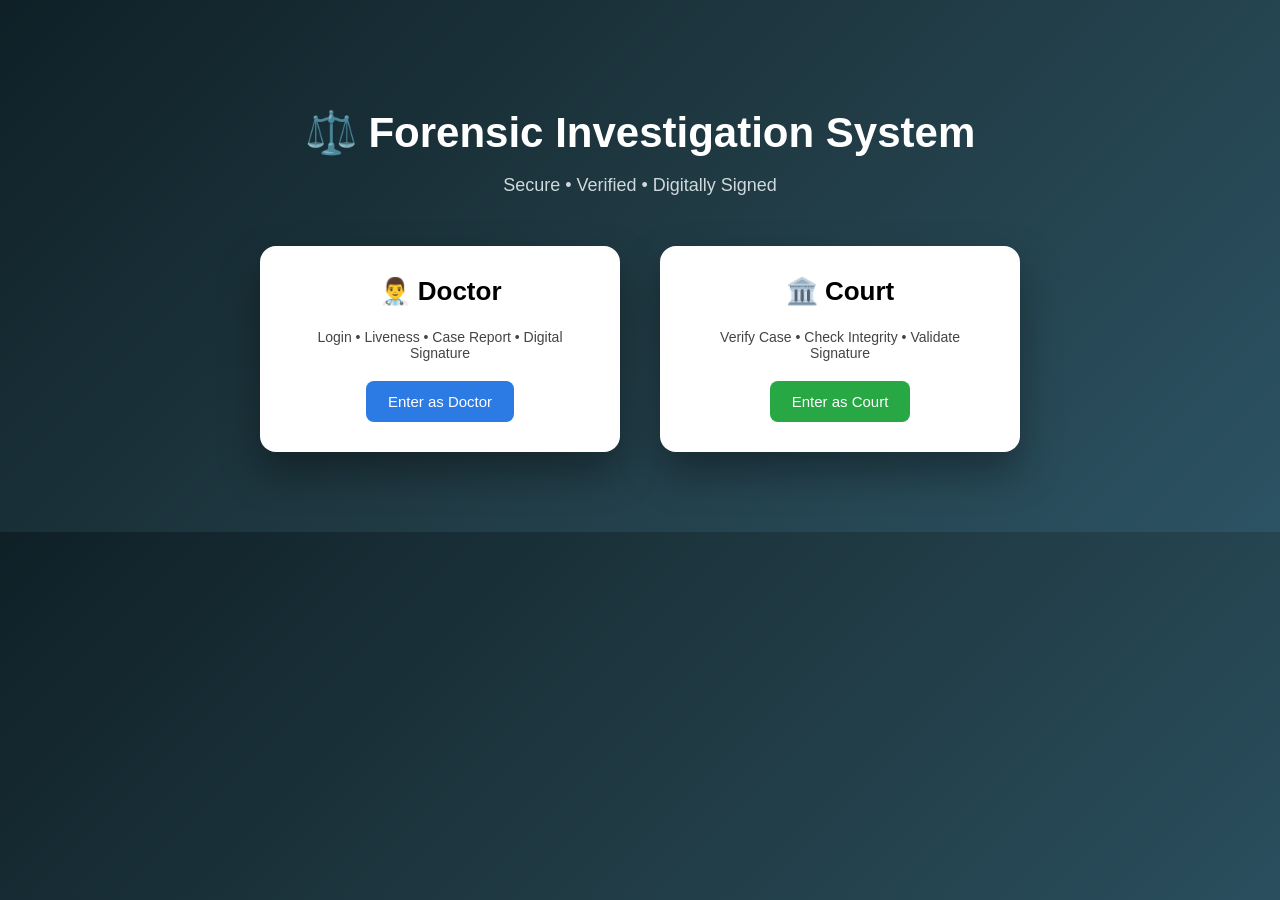
<file: templates/index.html>
<!DOCTYPE html>
<html lang="en">
<head>
  <meta charset="UTF-8">
  <title>Forensic Case System</title>
  <link rel="stylesheet" href="/static/css/style.css">
</head>
<body>

<div class="hero">
  <h1>⚖️ Forensic Investigation System</h1>
  <p class="tagline">Secure • Verified • Digitally Signed</p>

  <div class="role-container">
    <div class="role-card doctor" onclick="location.href='/login'">
      <h2>👨‍⚕️ Doctor</h2>
      <p>Login • Liveness • Case Report • Digital Signature</p>
      <button>Enter as Doctor</button>
    </div>

    <div class="role-card court" onclick="location.href='/court'">
      <h2>🏛️ Court</h2>
      <p>Verify Case • Check Integrity • Validate Signature</p>
      <button>Enter as Court</button>
    </div>
  </div>
</div>

</body>
</html>
</file>
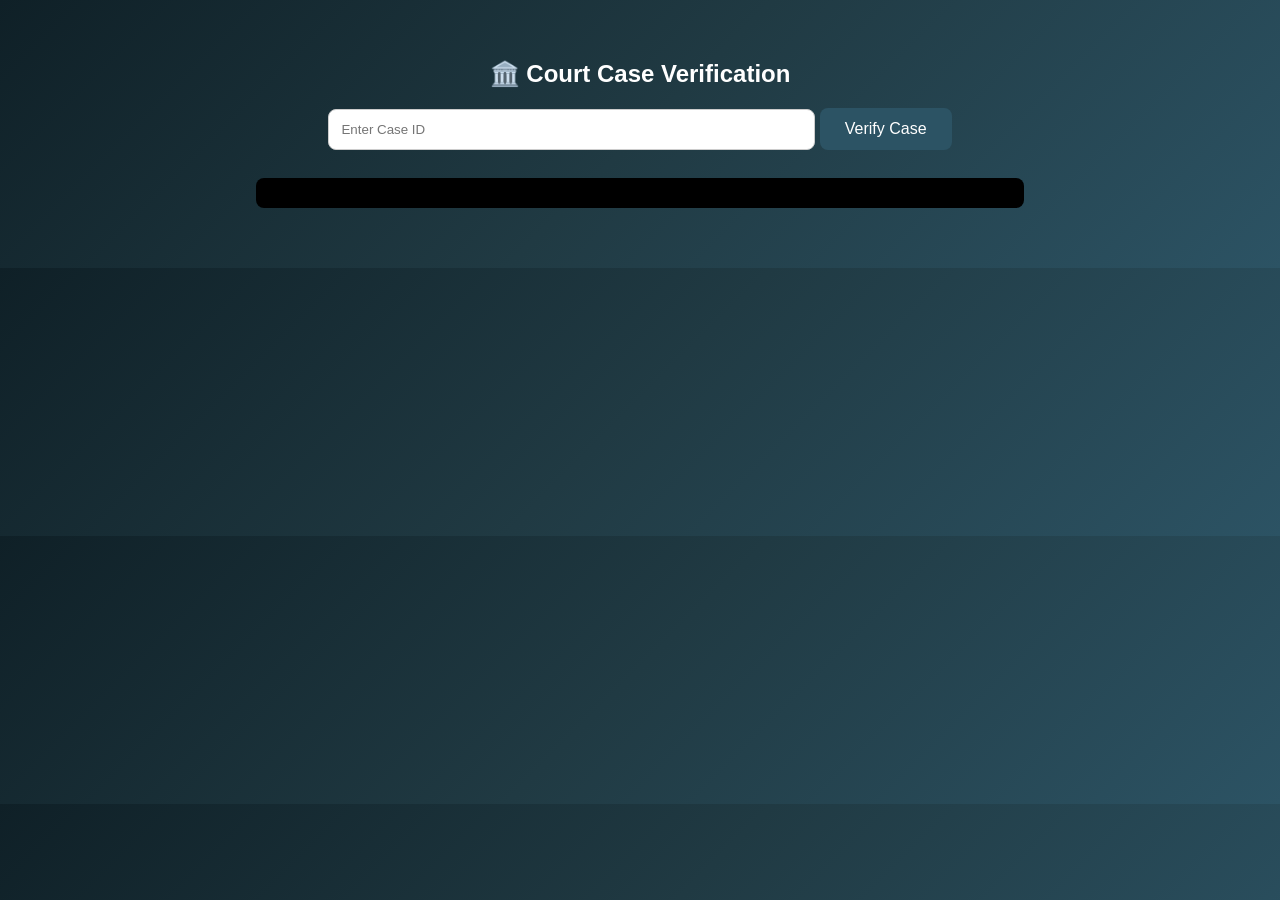
<file: templates/court.html>
<!DOCTYPE html>
<html>
<head>
  <title>Court Verification</title>
  <link rel="stylesheet" href="/static/css/style.css">
</head>
<body>

<div class="container">
  <h2>🏛️ Court Case Verification</h2>

<input id="caseId" placeholder="Enter Case ID">
<button onclick="verifyCase()">Verify Case</button>

<pre id="result"></pre>

<video id="video" controls width="600" style="display:none;"></video>

<script src="/static/js/court.js"></script>
</body>
</html>
</file>
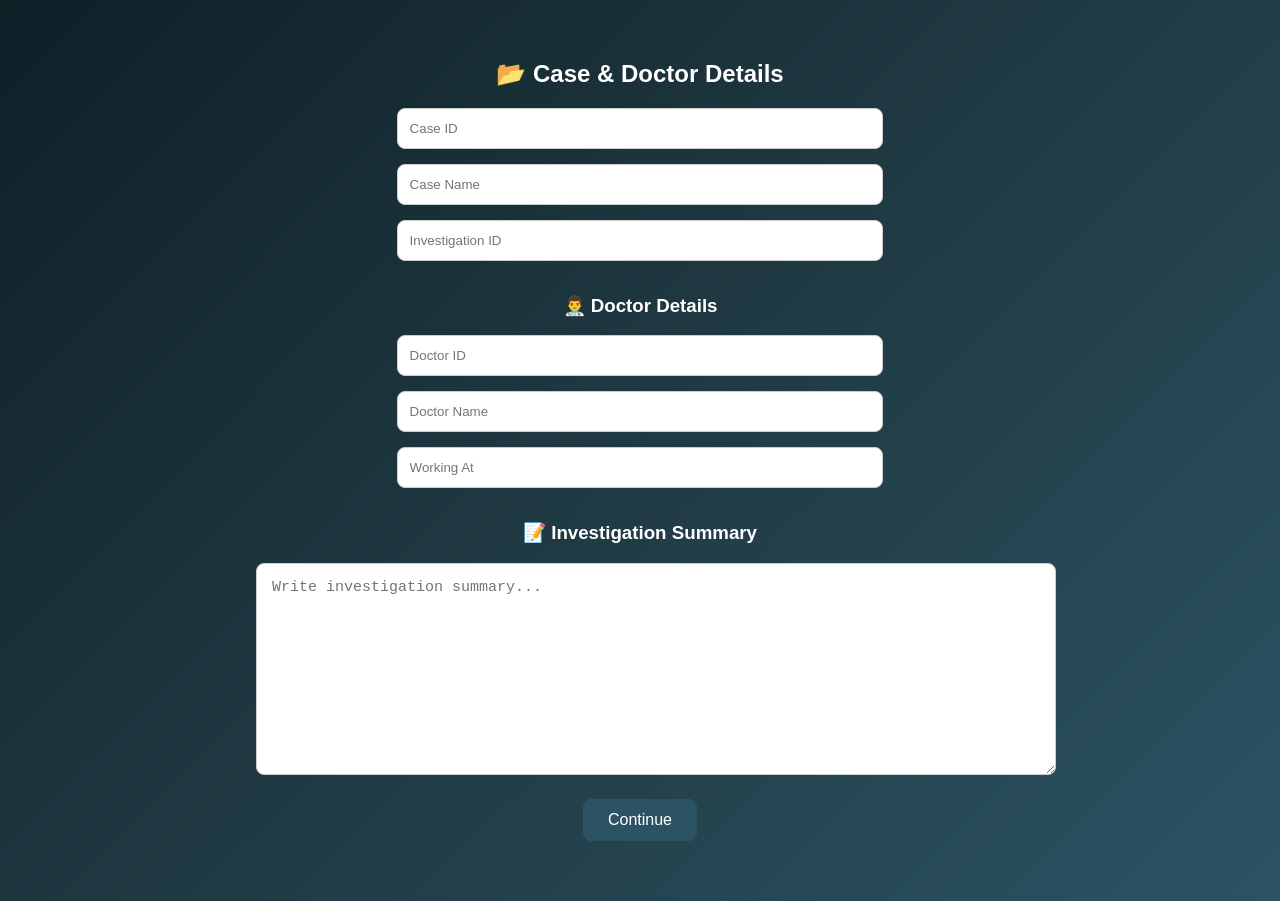
<file: templates/dashboard.html>
<!DOCTYPE html>
<html>
<head>
  <title>Case Details</title>
  <link rel="stylesheet" href="/static/css/style.css">
</head>
<body>

<div class="container">
  <h2>📂 Case & Doctor Details</h2>

  <input id="case_id" placeholder="Case ID">
  <input id="case_name" placeholder="Case Name">
  <input id="investigation_id" placeholder="Investigation ID">

  <h3>👨‍⚕️ Doctor Details</h3>
  <input id="doctor_id" placeholder="Doctor ID">
  <input id="doctor_name" placeholder="Doctor Name">
  <input id="doctor_org" placeholder="Working At">

  <h3>📝 Investigation Summary</h3>
  <textarea id="summary" placeholder="Write investigation summary..."></textarea>

  <button onclick="goToReview()">Continue</button>
</div>

<script src="/static/js/app.js"></script>
</body>
</html>
</file>
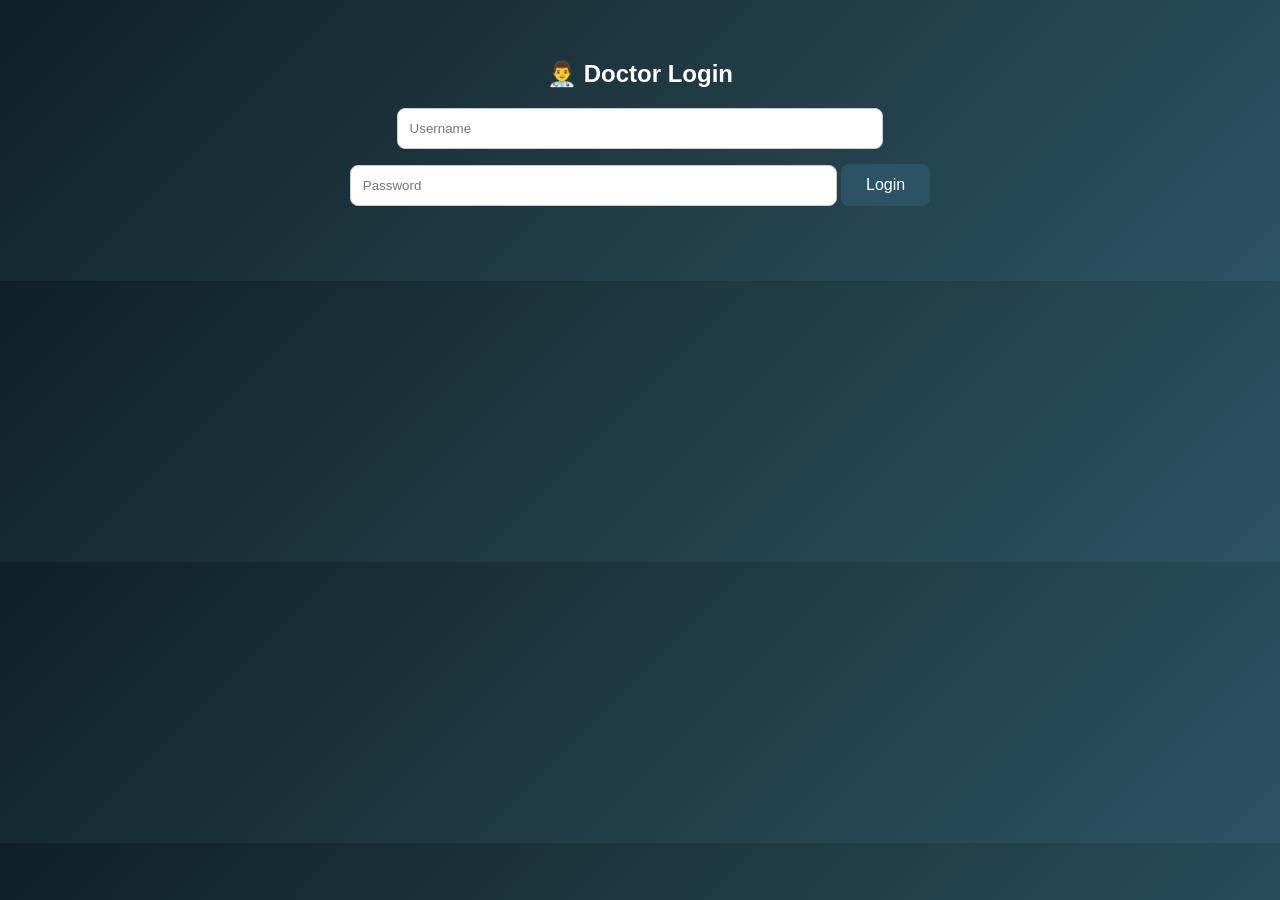
<file: templates/login.html>
<!DOCTYPE html>
<html>
<head>
  <title>Doctor Login</title>
  <link rel="stylesheet" href="/static/css/style.css">
</head>
<body>

<div class="container">
  <h2>👨‍⚕️ Doctor Login</h2>

  <input id="username" placeholder="Username">
  <input id="password" type="password" placeholder="Password">

  <button onclick="loginDoctor()">Login</button>
  <div id="msg"></div>
</div>

<script src="/static/js/login.js"></script>
</body>
</html>
</file>
<file: static/css/style.css>
body {
  font-family: "Segoe UI", sans-serif;
  background: linear-gradient(120deg, #0f2027, #203a43, #2c5364);
  margin: 0;
  padding: 0;
  color: #fff;
}

.container {
  width: 60%;
  margin: 60px auto;
  text-align: center;
}

h1 {
  margin-bottom: 5px;
}

.subtitle {
  color: #cfd8dc;
  margin-bottom: 30px;
}

.card {
  background: #ffffff;
  color: #000;
  padding: 25px;
  border-radius: 12px;
  box-shadow: 0 10px 25px rgba(0,0,0,0.3);
}

textarea {
  width: 100%;
  height: 180px;
  padding: 15px;
  border-radius: 8px;
  border: 1px solid #ccc;
  font-size: 15px;
  margin-bottom: 20px;
}

input {
  width: 60%;
  padding: 12px;
  margin-bottom: 15px;
  border-radius: 8px;
  border: 1px solid #ccc;
}

button {
  background: #2c5364;
  color: #fff;
  border: none;
  padding: 12px 25px;
  font-size: 16px;
  border-radius: 8px;
  cursor: pointer;
}

button:hover {
  background: #203a43;
}

.status {
  margin-top: 15px;
  font-weight: bold;
  color: green;
}

pre {
  background: #000;
  color: #00ff99;
  padding: 15px;
  border-radius: 8px;
  text-align: left;
}
body {
  margin: 0;
  font-family: "Segoe UI", sans-serif;
  background: linear-gradient(135deg, #0f2027, #203a43, #2c5364);
  color: #fff;
}

.hero {
  text-align: center;
  padding: 80px 20px;
}

.hero h1 {
  font-size: 42px;
  margin-bottom: 10px;
}

.tagline {
  color: #cfd8dc;
  margin-bottom: 50px;
  font-size: 18px;
}

.role-container {
  display: flex;
  justify-content: center;
  gap: 40px;
  flex-wrap: wrap;
}

.role-card {
  background: #ffffff;
  color: #000;
  width: 300px;
  padding: 30px;
  border-radius: 16px;
  box-shadow: 0 20px 40px rgba(0,0,0,0.35);
  transition: transform 0.3s, box-shadow 0.3s;
  cursor: pointer;
}

.role-card:hover {
  transform: translateY(-10px);
  box-shadow: 0 30px 60px rgba(0,0,0,0.5);
}

.role-card h2 {
  margin-top: 0;
  font-size: 26px;
}

.role-card p {
  font-size: 14px;
  color: #444;
  margin-bottom: 20px;
}

.role-card button {
  border: none;
  padding: 12px 22px;
  font-size: 15px;
  border-radius: 8px;
  cursor: pointer;
  color: #fff;
}

.role-card.doctor button {
  background: #2c7be5;
}

.role-card.court button {
  background: #28a745;
}
</file>
